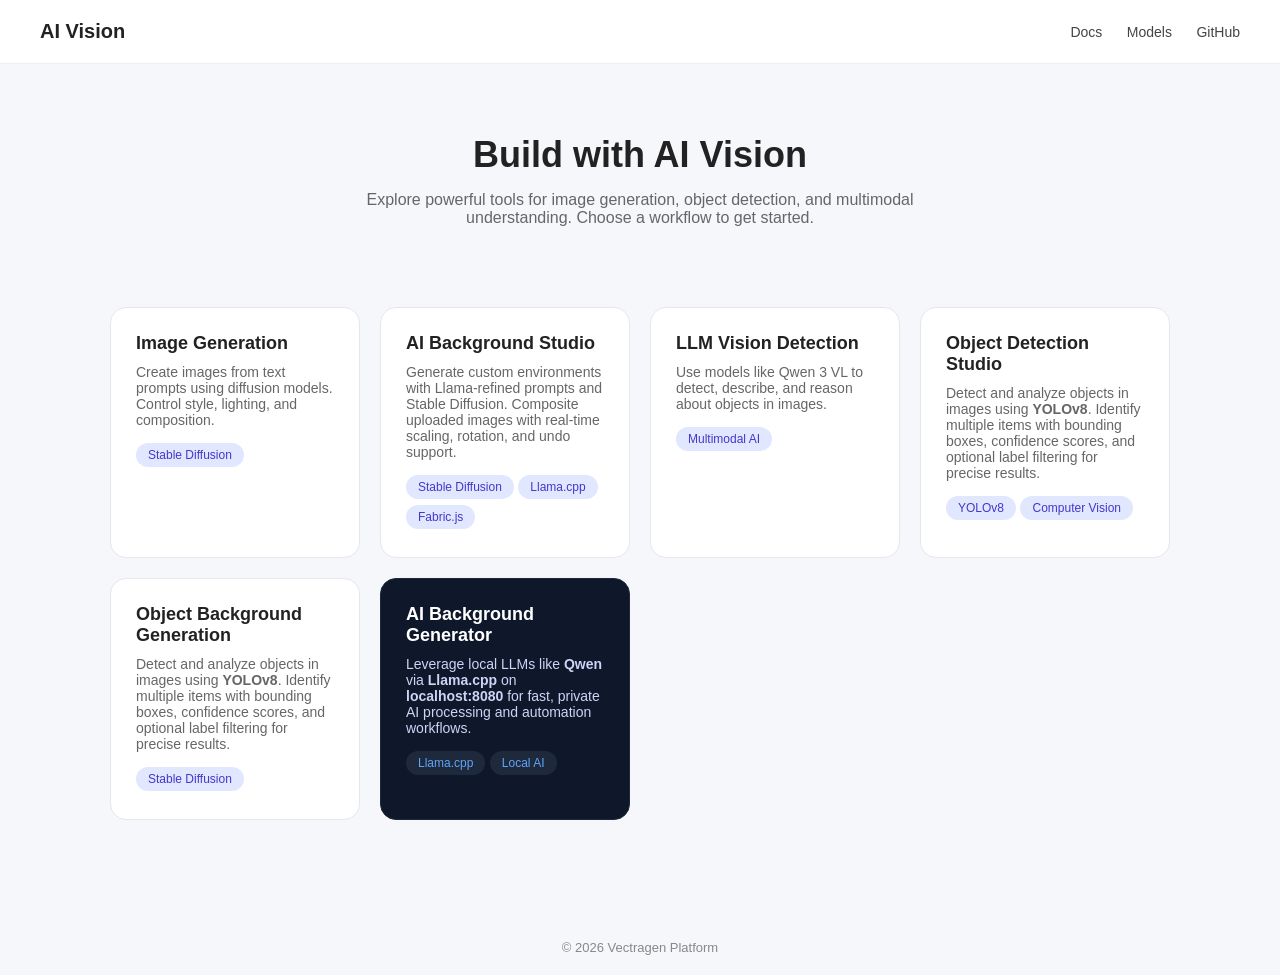
<file: frontend/index.html>
<!DOCTYPE html>
<html lang="en">
<head>
  <meta charset="UTF-8" />
  <meta name="viewport" content="width=device-width, initial-scale=1.0" />
  <title>Vectragen Platform</title>
  <link rel="stylesheet" href="../frontend/styles/styles.css">
  <style>



    /* Footer */
    .footer {
      text-align: center;
      padding: 20px;
      font-size: 13px;
      color: #888;
    }
  </style>
</head>
<body>

  <div class="nav">
    <h2>AI Vision</h2>
    <div>
      <a href="#">Docs</a>
      <a href="#">Models</a>
      <a href="#">GitHub</a>
    </div>
  </div>

  <section class="hero">
    <h1>Build with AI Vision</h1>
    <p>Explore powerful tools for image generation, object detection, and multimodal understanding. Choose a workflow to get started.</p>
  </section>

  <section class="cards">

    <div class="card card-plain" onclick="navigate('pages/image-varient-generation.html')">
      <h3>Image Generation</h3>
      <p>Create images from text prompts using diffusion models. Control style, lighting, and composition.</p>
      <span class="tag">Stable Diffusion</span>
    </div>

    <div class="card card-plain" onclick="navigate('pages/ai-compositor.html')">
      <h3>AI Background Studio</h3>
      <p>Generate custom environments with Llama-refined prompts and Stable Diffusion. Composite uploaded images with real-time scaling, rotation, and undo support.</p>
      <div class="tag-container">
        <span class="tag">Stable Diffusion</span>
        <span class="tag">Llama.cpp</span>
        <span class="tag">Fabric.js</span>
      </div>
    </div>

    <div class="card card-plain" onclick="navigate('pages/llm-detection.html')">
      <h3>LLM Vision Detection</h3>
      <p>Use models like Qwen 3 VL to detect, describe, and reason about objects in images.</p>
      <span class="tag">Multimodal AI</span>
    </div>

    <div class="card card-plain" onclick="navigate('pages/object-detection.html')">
      <h3>Object Detection Studio</h3>
      
      <p>
        Detect and analyze objects in images using <strong>YOLOv8</strong>. Identify multiple items with bounding boxes, confidence scores, and optional label filtering for precise results.
      </p>
      
      <div class="tag-group">
        <span class="tag">YOLOv8</span>
        <span class="tag">Computer Vision</span>
      </div>
    </div>

    <div class="card card-plain" onclick="navigate('pages/object-background-generation.html')">
      <h3>Object Background Generation</h3>
      
      <p>
        Detect and analyze objects in images using <strong>YOLOv8</strong>. Identify multiple items with bounding boxes, confidence scores, and optional label filtering for precise results.
      </p>
      
      <div class="tag-group">
        <span class="tag">Stable Diffusion</span>
      </div>
    </div>

    <div class="card card-plain llama-card" onclick="navigate('http://127.0.0.1:8080/')">
      <h3>AI Background Generator</h3>
      
      <p>
        Leverage local LLMs like <strong>Qwen</strong> via <strong>Llama.cpp</strong> on <strong>localhost:8080</strong> for fast, private AI processing and automation workflows.
      </p>
            
      <div class="tag-group">
        <span class="tag">Llama.cpp</span>
        <span class="tag">Local AI</span>
      </div>
    </div>

  </section>

  <div class="footer">
    © 2026 Vectragen Platform
  </div>

  <script>
    function navigate(page) {
    //   alert('Navigate to: ' + page);
      window.location.href = page;
    }
  </script>

</body>
</html>
</file>
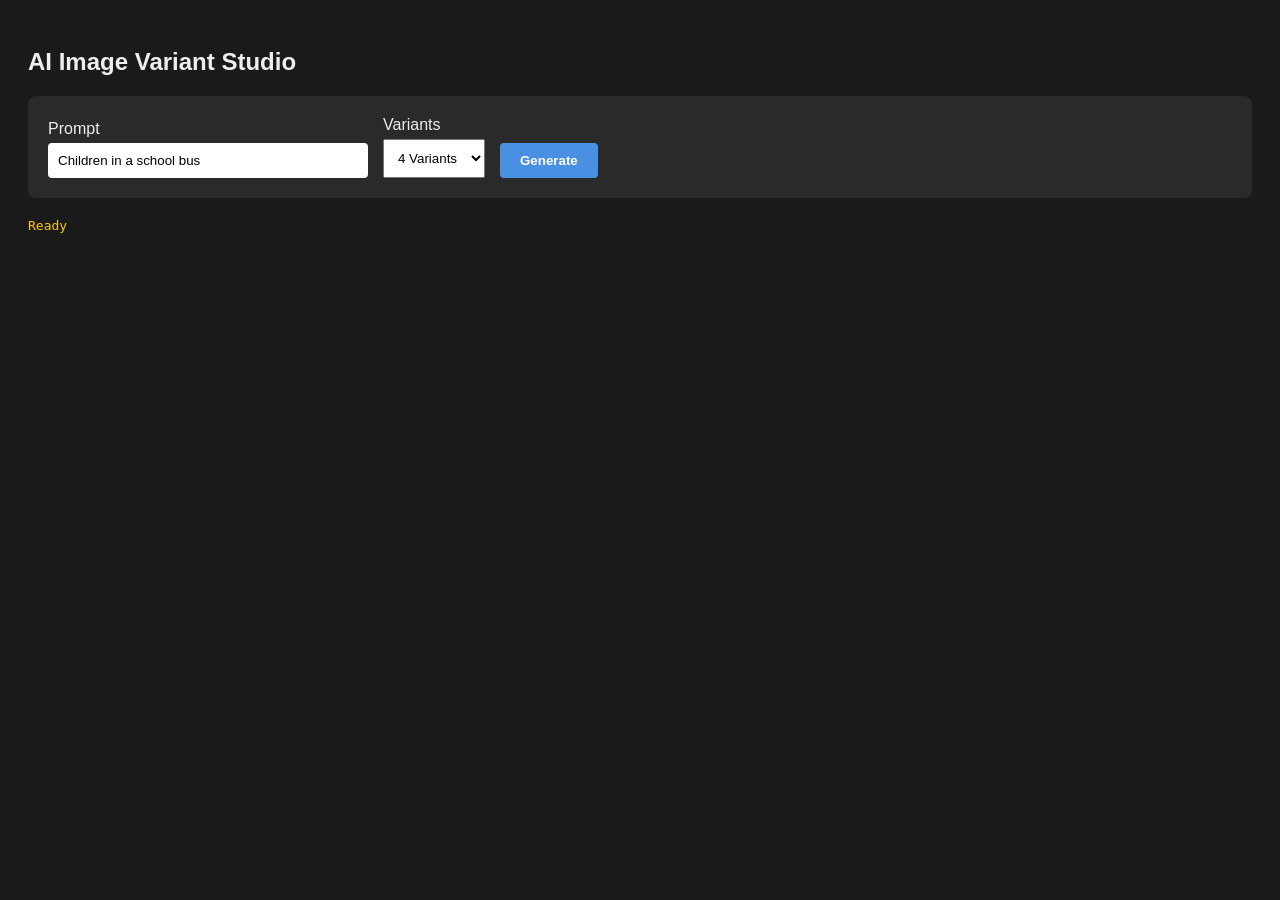
<file: frontend/studio.html>
<!DOCTYPE html>
<html>
<head>
    <title>AI Variant Studio</title>
    <style>
        body { font-family: sans-serif; background: #1a1a1a; color: #eee; padding: 20px; }
        .controls { background: #2a2a2a; padding: 20px; border-radius: 8px; display: flex; gap: 15px; align-items: flex-end; margin-bottom: 20px; }
        .input-group { display: flex; flex-direction: column; gap: 5px; }
        input { padding: 10px; border-radius: 4px; border: none; width: 300px; }
        button { padding: 10px 20px; background: #4a90e2; border: none; color: white; border-radius: 4px; cursor: pointer; font-weight: bold; }
        button:disabled { background: #555; }
        .grid { display: grid; grid-template-columns: repeat(auto-fill, minmax(256px, 1fr)); gap: 20px; }
        .card { background: #2a2a2a; border-radius: 8px; overflow: hidden; position: relative; }
        .card img { width: 100%; display: block; }
        .card-info { padding: 10px; font-size: 12px; display: flex; justify-content: space-between; align-items: center; }
        .timer { font-family: monospace; color: #ffcc00; margin-bottom: 10px; }
        .download-btn { color: #4a90e2; text-decoration: none; font-weight: bold; border: 1px solid #4a90e2; padding: 2px 5px; border-radius: 3px; }
    </style>
</head>
<body>

    <h2>AI Image Variant Studio</h2>
    
    <div class="controls">
        <div class="input-group">
            <label>Prompt</label>
            <input type="text" id="prompt" value="Children in a school bus">
        </div>
        <div class="input-group">
            <label>Variants</label>
            <select id="variants" style="padding: 10px;">
                <option value="1">1 Variant</option>
                <option value="2">2 Variants</option>
                <option value="4" selected>4 Variants</option>
            </select>
        </div>
        <button id="go">Generate</button>
    </div>

    <div id="timer" class="timer">Ready</div>
    <div id="grid" class="grid"></div>

    <script>
        const btn = document.getElementById('go');
        const grid = document.getElementById('grid');
        const timerText = document.getElementById('timer');

        async function fetchImage(prompt) {
            const body = new URLSearchParams();
            body.append('prompt', prompt);
            // No seed sent = random variant per request
            
            const resp = await fetch('http://localhost:5000/test-generate', {
                method: 'POST',
                body: body
            });
            const blob = await resp.blob();
            return {
                url: URL.createObjectURL(blob),
                seed: resp.headers.get('x-used-seed')
            };
        }

        btn.onclick = async () => {
            const prompt = document.getElementById('prompt').value;
            const count = document.getElementById('variants').value;
            
            btn.disabled = true;
            grid.innerHTML = '';
            const start = performance.now();
            
            // Start UI Timer
            const clock = setInterval(() => {
                timerText.innerText = `Executing: ${((performance.now() - start)/1000).toFixed(2)}s`;
            }, 100);

            try {
                // Request variants in parallel
                const tasks = Array.from({length: count}).map(() => fetchImage(prompt));
                const results = await Promise.all(tasks);
                
                results.forEach((res, i) => {
                    const div = document.createElement('div');
                    div.className = 'card';
                    div.innerHTML = `
                        <img src="${res.url}">
                        <div class="card-info">
                            <span>Seed: ${res.seed}</span>
                            <a href="${res.url}" download="gen_${res.seed}.png" class="download-btn">Save</a>
                        </div>
                    `;
                    grid.appendChild(div);
                });
            } catch (e) {
                alert("Generation Error: Check if backend is READY");
            } finally {
                clearInterval(clock);
                btn.disabled = false;
                timerText.innerText += " (Done!)";
            }
        };
    </script>
</body>
</html>
</file>
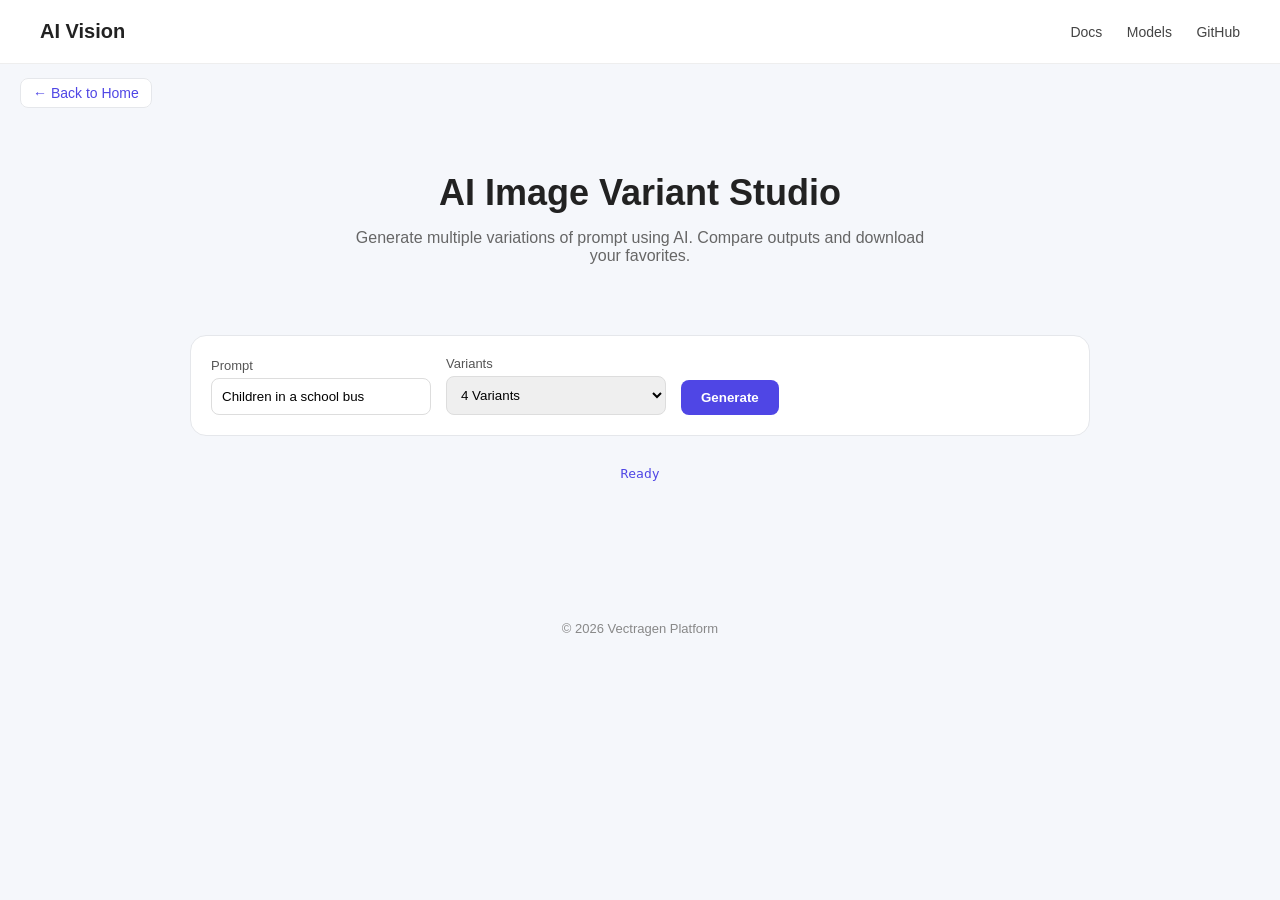
<file: frontend/pages/image-varient-generation.html>
<!DOCTYPE html>
<html lang="en">
<head>
<meta charset="UTF-8" />
<meta name="viewport" content="width=device-width, initial-scale=1.0" />
<title>AI Image Variant Studio</title>
<link rel="stylesheet" href="../styles/styles.css">
<style>
/* CONTROLS */
.controls {
  max-width: 900px;
  margin: 30px auto;
  background: #fff;
  padding: 20px;
  border-radius: 16px;
  border: 1px solid #e5e7eb;
  display: flex;
  flex-wrap: wrap;
  gap: 15px;
  align-items: flex-end;
}

.input-group {
  display: flex;
  flex-direction: column;
  gap: 5px;
}

.input-group label {
  font-size: 13px;
  color: #555;
}

input, select {
  padding: 10px;
  border-radius: 8px;
  border: 1px solid #ddd;
  min-width: 220px;
}

button {
  padding: 10px 20px;
  background: #4f46e5;
  border: none;
  color: white;
  border-radius: 8px;
  cursor: pointer;
  font-weight: bold;
}

button:disabled {
  background: #aaa;
}

/* TIMER */
.timer {
  text-align: center;
  margin-top: 10px;
  font-family: monospace;
  color: #4f46e5;
}

/* GRID */
.grid {
  max-width: 1100px;
  margin: 30px auto;
  padding: 0 20px 60px;
  display: grid;
  grid-template-columns: repeat(auto-fit, minmax(260px, 1fr));
  gap: 20px;
}

.download-btn {
  text-decoration: none;
  color: #4f46e5;
  border: 1px solid #4f46e5;
  padding: 4px 8px;
  border-radius: 6px;
  font-weight: bold;
}

/* FOOTER */
.footer {
  text-align: center;
  padding: 20px;
  font-size: 13px;
  color: #888;
}
</style>
</head>

<body>

<!-- NAV -->
<div class="nav">
  <h2>AI Vision</h2>
  <div>
    <a href="#">Docs</a>
    <a href="#">Models</a>
    <a href="#">GitHub</a>
  </div>
</div>
<div style="text-align:left; margin-top:20px; margin-left:20px;">
  <a href="../index.html" style="
    text-decoration:none;
    color:#4f46e5;
    font-size:14px;
    border:1px solid #e5e7eb;
    padding:6px 12px;
    border-radius:8px;
    background:#fff;
  ">
    ← Back to Home
  </a>
</div>
<!-- HERO -->
<section class="hero">
  <h1>AI Image Variant Studio</h1>
  <p>Generate multiple variations of prompt using AI. Compare outputs and download your favorites.</p>
</section>

<!-- CONTROLS -->
<div class="controls">
  <div class="input-group">
    <label>Prompt</label>
    <input type="text" id="prompt" value="Children in a school bus">
  </div>

  <div class="input-group">
    <label>Variants</label>
    <select id="variants">
      <option value="1">1 Variant</option>
      <option value="2">2 Variants</option>
      <option value="4" selected>4 Variants</option>
    </select>
  </div>

  <button id="go">Generate</button>
</div>

<div id="timer" class="timer">Ready</div>

<!-- RESULTS -->
<div id="grid" class="grid"></div>

<!-- FOOTER -->
<div class="footer">
  © 2026 Vectragen Platform
</div>
<toast-notification disapperance-timer timeout="12000"></toast-notification>
<script src="../scripts/components/toast-notification.js"></script>
<script>
const btn = document.getElementById('go');
const grid = document.getElementById('grid');
const timerText = document.getElementById('timer');
const noticationType = {
  PRIMARY_COLOR :'#fff',
  PRIMARY_FONT_COLOR: '#000',
  WARNING_COLOR: '#ffcc00',
  WARNING_FONT_COLOR: '#5c0b0b',
  DANGER_COLOR: '#f44336',
  DANGER_FONT_COLOR: '#fff',
  SUCCESS_COLOR: '#1a68bc',
  SUCCESS_FONT_COLOR: '#fff'
};
const toastNotification = document.querySelector("toast-notification");
const showNotification = (bcolor = null, fcolor = null, msg = null) => {
  toastNotification.setAttribute('background', bcolor || '#000');
  toastNotification.setAttribute('color', fcolor || '#fff');
  toastNotification.setAttribute("message", msg || 'Notification');
};

async function fetchImage(prompt) {
  const body = new URLSearchParams();
  body.append('prompt', prompt);

  const resp = await fetch('http://localhost:5000/test-generate', {
    method: 'POST',
    body: body
  });

  const blob = await resp.blob();

  return {
    url: URL.createObjectURL(blob),
    seed: resp.headers.get('x-used-seed')
  };
}

btn.onclick = async () => {
  const prompt = document.getElementById('prompt').value;
  const count = document.getElementById('variants').value;

  btn.disabled = true;
  grid.innerHTML = '';

  const start = performance.now();

  const clock = setInterval(() => {
    timerText.innerText =
      `Executing: ${((performance.now() - start)/1000).toFixed(2)}s`;
  }, 100);

  try {
    const tasks = Array.from({ length: count }).map(() => fetchImage(prompt));
    showNotification(noticationType.PRIMARY_COLOR, noticationType.PRIMARY_FONT_COLOR, `Generating ${count} variants ...`);
    const results = await Promise.all(tasks);
    showNotification(noticationType.SUCCESS_COLOR, noticationType.SUCCESS_FONT_COLOR, `Image Generation Successful`);
    results.forEach((res) => {
      const div = document.createElement('div');
      div.className = 'card';

      div.innerHTML = `
        <img src="${res.url}">
        <div class="card-info">
          <span>Seed: ${res.seed}</span>
          <a href="${res.url}" download="gen_${res.seed}.png" class="download-btn">Save</a>
        </div>
      `;

      grid.appendChild(div);
    });
  } catch (e) {
    showNotification(noticationType.DANGER_COLOR, noticationType.DANGER_FONT_COLOR, `Generation Error: Check if backend is READY.`);
  } finally {
    clearInterval(clock);
    btn.disabled = false;
    timerText.innerText += " (Done!)";
  }
};
</script>

</body>
</html>
</file>
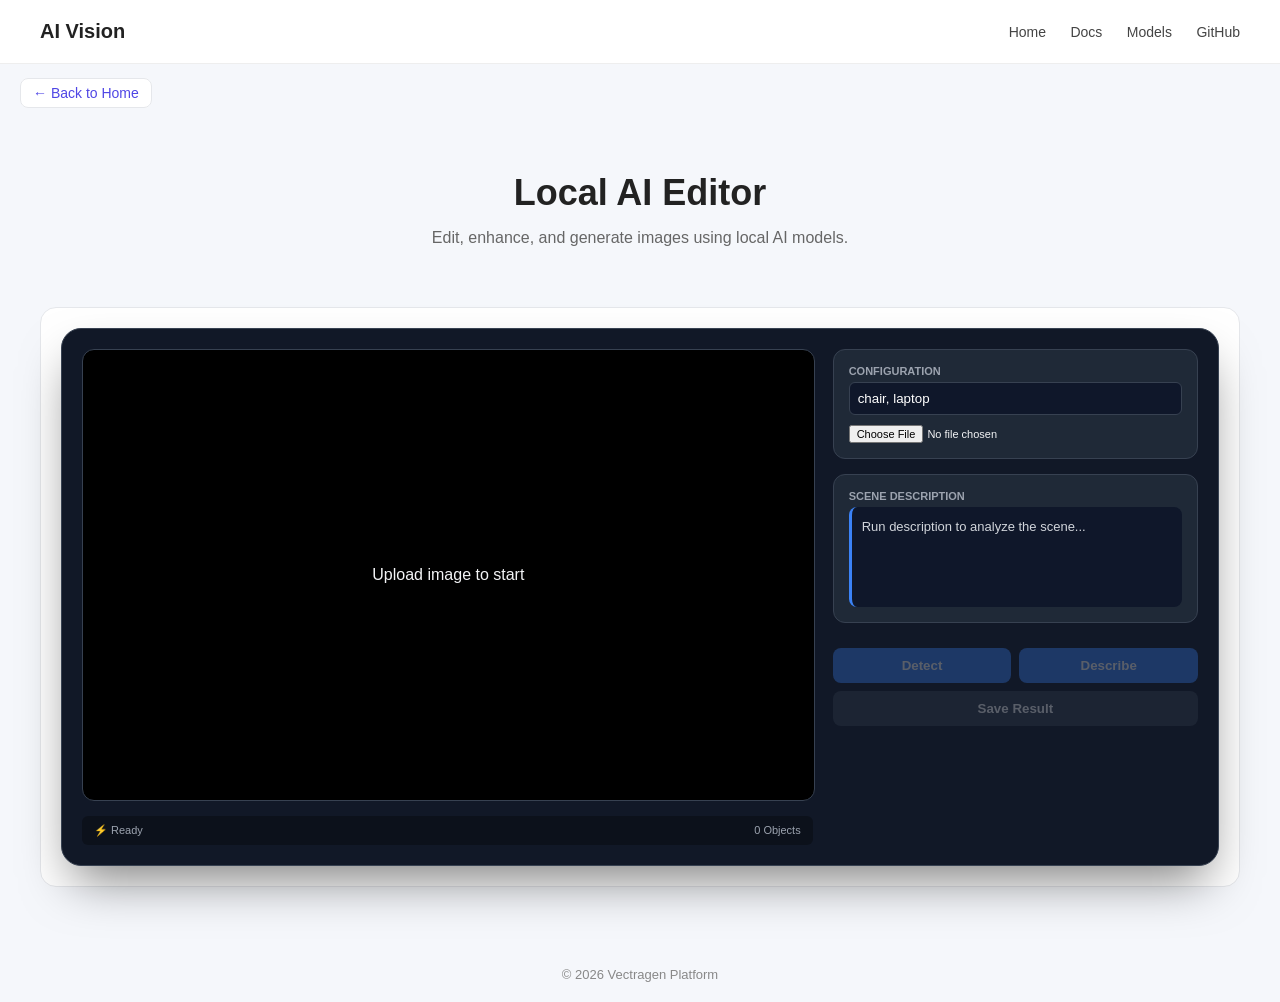
<file: frontend/pages/llm-detection.html>
<!DOCTYPE html>
<html lang="en">
<head>
<meta charset="UTF-8">
<meta name="viewport" content="width=device-width, initial-scale=1.0">
<title>Local AI Editor</title>
<link rel="stylesheet" href="../styles/styles.css">
<script type="module" src="../scripts/components/AiPhotoEditor.js"></script>

<style>
/* EDITOR CONTAINER */
.editor-container {
  max-width: 1200px;
  margin: 20px auto 60px;
  padding: 20px;
  background: #fff;
  border-radius: 16px;
  border: 1px solid #e5e7eb;
}

/* FOOTER */
.footer {
  text-align: center;
  padding: 20px;
  font-size: 13px;
  color: #888;
}
</style>
</head>

<body>

<!-- NAV -->
<div class="nav">
  <h2>AI Vision</h2>
  <div>
    <a href="index.html">Home</a>
    <a href="#">Docs</a>
    <a href="#">Models</a>
    <a href="#">GitHub</a>
  </div>
</div>
<div style="text-align:left; margin-top:20px; margin-left:20px;">
  <a href="../index.html" style="
    text-decoration:none;
    color:#4f46e5;
    font-size:14px;
    border:1px solid #e5e7eb;
    padding:6px 12px;
    border-radius:8px;
    background:#fff;
  ">
    ← Back to Home
  </a>
</div>
<!-- HERO -->
<section class="hero">
  <h1>Local AI Editor</h1>
  <p>Edit, enhance, and generate images using local AI models.</p>
</section>

<!-- EDITOR -->
<div class="editor-container">
  <ai-photo-editor></ai-photo-editor>
</div>

<!-- FOOTER -->
<div class="footer">
  © 2026 Vectragen Platform
</div>

</body>
</html>
</file>
<file: frontend/styles/styles.css>
@import url("cards.css");

* {
    box-sizing: border-box;
    margin: 0;
    padding: 0;
    font-family: Arial, sans-serif;
}

body {
    background: #f5f7fb;
    color: #222;
}

.nav {
    display: flex;
    justify-content: space-between;
    align-items: center;
    padding: 20px 40px;
    background: #fff;
    border-bottom: 1px solid #eee;
}

.nav h2 {
    font-size: 20px;
}

.nav a {
    margin-left: 20px;
    text-decoration: none;
    color: #444;
    font-size: 14px;
}

.nav a:hover {
    color: #4f46e5;
}

/* Hero Section */
.hero {
    text-align: center;
    padding: 70px 20px 40px;
}

.hero h1 {
    font-size: 36px;
    margin-bottom: 15px;
}

.hero p {
    font-size: 16px;
    color: #666;
    max-width: 600px;
    margin: 0 auto;
}

.llama-card {
  background: #0f172a; /* deep black/blue */
  color: #ffffff;
  border: 1px solid #1e293b;
  transition: 0.25s;
}

.llama-card:hover {
  transform: translateY(-6px);
  box-shadow: 0 10px 30px rgba(0,0,0,0.5);
  border-color: #4f46e5;
}

/* Text */
.llama-card h3 {
  color: #ffffff;
}

.llama-card p {
  color: #cbd5f5; /* soft blue-white */
}

/* Tags */
.llama-card .tag {
  background: #1e293b;
  color: #60a5fa; /* blue accent */
  /* border: 1px solid #334155; */
}

/* Optional: stronger highlight on hover */
.llama-card:hover .tag {
  border-color: #4f46e5;
  color: #93c5fd;
}
</file>
